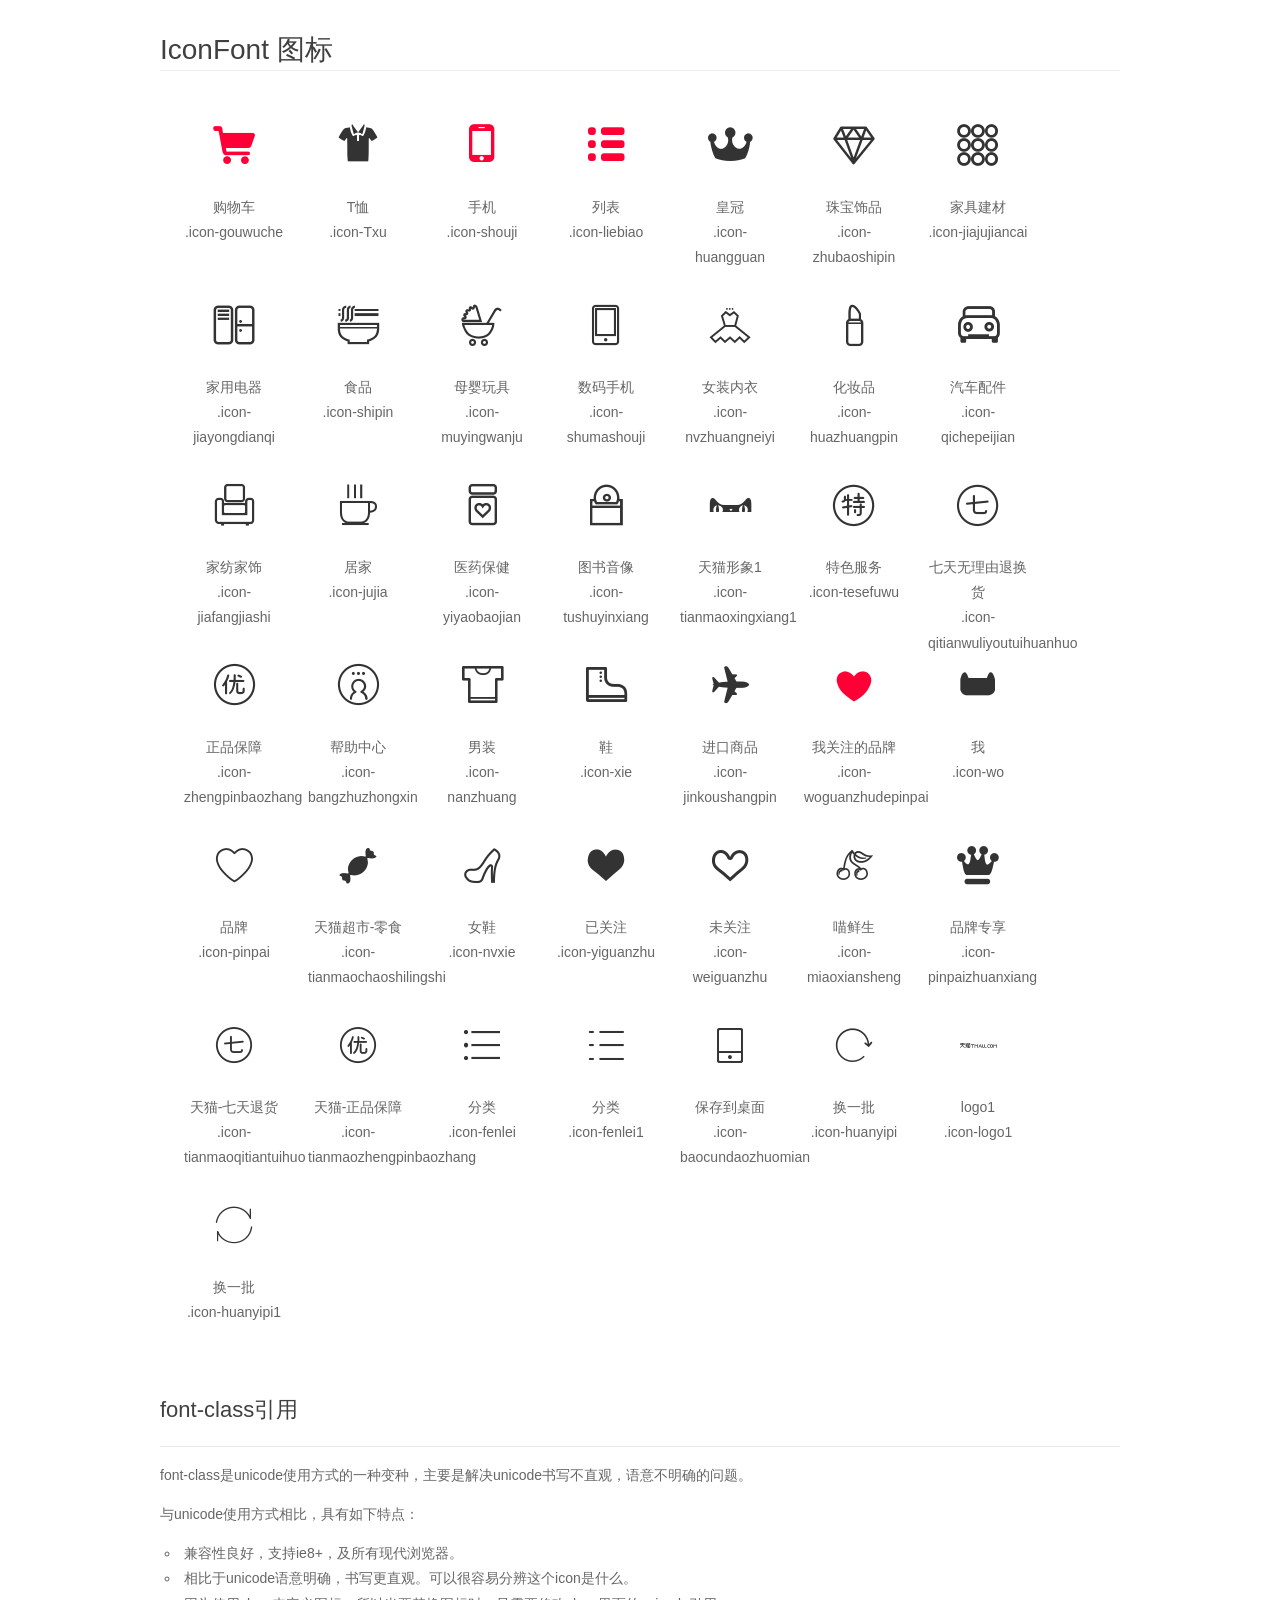
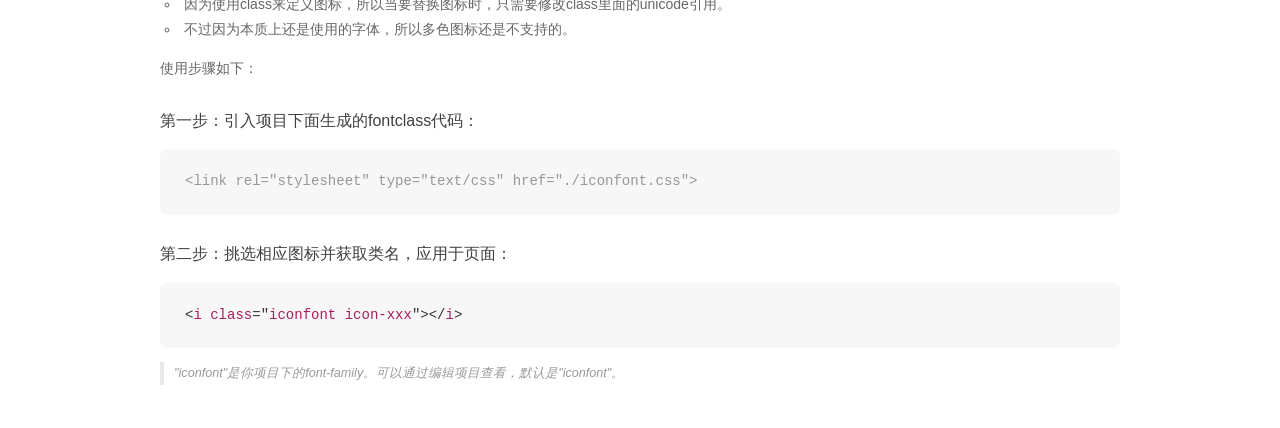
<file: iconfont/demo_fontclass.html>
<!DOCTYPE html>
<html>
<head>
    <meta charset="utf-8"/>
    <title>IconFont</title>
    <link rel="stylesheet" href="demo.css">
    <link rel="stylesheet" href="iconfont.css">
</head>
<body>
    <div class="main markdown">
        <h1>IconFont 图标</h1>
        <ul class="icon_lists clear">
            
                <li>
                <i class="icon iconfont icon-gouwuche"></i>
                    <div class="name">购物车</div>
                    <div class="fontclass">.icon-gouwuche</div>
                </li>
            
                <li>
                <i class="icon iconfont icon-Txu"></i>
                    <div class="name">T恤</div>
                    <div class="fontclass">.icon-Txu</div>
                </li>
            
                <li>
                <i class="icon iconfont icon-shouji"></i>
                    <div class="name">手机</div>
                    <div class="fontclass">.icon-shouji</div>
                </li>
            
                <li>
                <i class="icon iconfont icon-liebiao"></i>
                    <div class="name">列表</div>
                    <div class="fontclass">.icon-liebiao</div>
                </li>
            
                <li>
                <i class="icon iconfont icon-huangguan"></i>
                    <div class="name">皇冠</div>
                    <div class="fontclass">.icon-huangguan</div>
                </li>
            
                <li>
                <i class="icon iconfont icon-zhubaoshipin"></i>
                    <div class="name">珠宝饰品</div>
                    <div class="fontclass">.icon-zhubaoshipin</div>
                </li>
            
                <li>
                <i class="icon iconfont icon-jiajujiancai"></i>
                    <div class="name">家具建材</div>
                    <div class="fontclass">.icon-jiajujiancai</div>
                </li>
            
                <li>
                <i class="icon iconfont icon-jiayongdianqi"></i>
                    <div class="name">家用电器</div>
                    <div class="fontclass">.icon-jiayongdianqi</div>
                </li>
            
                <li>
                <i class="icon iconfont icon-shipin"></i>
                    <div class="name">食品</div>
                    <div class="fontclass">.icon-shipin</div>
                </li>
            
                <li>
                <i class="icon iconfont icon-muyingwanju"></i>
                    <div class="name">母婴玩具</div>
                    <div class="fontclass">.icon-muyingwanju</div>
                </li>
            
                <li>
                <i class="icon iconfont icon-shumashouji"></i>
                    <div class="name">数码手机</div>
                    <div class="fontclass">.icon-shumashouji</div>
                </li>
            
                <li>
                <i class="icon iconfont icon-nvzhuangneiyi"></i>
                    <div class="name">女装内衣</div>
                    <div class="fontclass">.icon-nvzhuangneiyi</div>
                </li>
            
                <li>
                <i class="icon iconfont icon-huazhuangpin"></i>
                    <div class="name">化妆品</div>
                    <div class="fontclass">.icon-huazhuangpin</div>
                </li>
            
                <li>
                <i class="icon iconfont icon-qichepeijian"></i>
                    <div class="name">汽车配件</div>
                    <div class="fontclass">.icon-qichepeijian</div>
                </li>
            
                <li>
                <i class="icon iconfont icon-jiafangjiashi"></i>
                    <div class="name">家纺家饰</div>
                    <div class="fontclass">.icon-jiafangjiashi</div>
                </li>
            
                <li>
                <i class="icon iconfont icon-jujia"></i>
                    <div class="name">居家</div>
                    <div class="fontclass">.icon-jujia</div>
                </li>
            
                <li>
                <i class="icon iconfont icon-yiyaobaojian"></i>
                    <div class="name">医药保健</div>
                    <div class="fontclass">.icon-yiyaobaojian</div>
                </li>
            
                <li>
                <i class="icon iconfont icon-tushuyinxiang"></i>
                    <div class="name">图书音像</div>
                    <div class="fontclass">.icon-tushuyinxiang</div>
                </li>
            
                <li>
                <i class="icon iconfont icon-tianmaoxingxiang1"></i>
                    <div class="name">天猫形象1</div>
                    <div class="fontclass">.icon-tianmaoxingxiang1</div>
                </li>
            
                <li>
                <i class="icon iconfont icon-tesefuwu"></i>
                    <div class="name">特色服务</div>
                    <div class="fontclass">.icon-tesefuwu</div>
                </li>
            
                <li>
                <i class="icon iconfont icon-qitianwuliyoutuihuanhuo"></i>
                    <div class="name">七天无理由退换货</div>
                    <div class="fontclass">.icon-qitianwuliyoutuihuanhuo</div>
                </li>
            
                <li>
                <i class="icon iconfont icon-zhengpinbaozhang"></i>
                    <div class="name">正品保障</div>
                    <div class="fontclass">.icon-zhengpinbaozhang</div>
                </li>
            
                <li>
                <i class="icon iconfont icon-bangzhuzhongxin"></i>
                    <div class="name">帮助中心</div>
                    <div class="fontclass">.icon-bangzhuzhongxin</div>
                </li>
            
                <li>
                <i class="icon iconfont icon-nanzhuang"></i>
                    <div class="name">男装</div>
                    <div class="fontclass">.icon-nanzhuang</div>
                </li>
            
                <li>
                <i class="icon iconfont icon-xie"></i>
                    <div class="name">鞋</div>
                    <div class="fontclass">.icon-xie</div>
                </li>
            
                <li>
                <i class="icon iconfont icon-jinkoushangpin"></i>
                    <div class="name">进口商品</div>
                    <div class="fontclass">.icon-jinkoushangpin</div>
                </li>
            
                <li>
                <i class="icon iconfont icon-woguanzhudepinpai"></i>
                    <div class="name">我关注的品牌</div>
                    <div class="fontclass">.icon-woguanzhudepinpai</div>
                </li>
            
                <li>
                <i class="icon iconfont icon-wo"></i>
                    <div class="name">我</div>
                    <div class="fontclass">.icon-wo</div>
                </li>
            
                <li>
                <i class="icon iconfont icon-pinpai"></i>
                    <div class="name">品牌</div>
                    <div class="fontclass">.icon-pinpai</div>
                </li>
            
                <li>
                <i class="icon iconfont icon-tianmaochaoshilingshi"></i>
                    <div class="name">天猫超市-零食</div>
                    <div class="fontclass">.icon-tianmaochaoshilingshi</div>
                </li>
            
                <li>
                <i class="icon iconfont icon-nvxie"></i>
                    <div class="name">女鞋</div>
                    <div class="fontclass">.icon-nvxie</div>
                </li>
            
                <li>
                <i class="icon iconfont icon-yiguanzhu"></i>
                    <div class="name">已关注</div>
                    <div class="fontclass">.icon-yiguanzhu</div>
                </li>
            
                <li>
                <i class="icon iconfont icon-weiguanzhu"></i>
                    <div class="name">未关注</div>
                    <div class="fontclass">.icon-weiguanzhu</div>
                </li>
            
                <li>
                <i class="icon iconfont icon-miaoxiansheng"></i>
                    <div class="name">喵鲜生</div>
                    <div class="fontclass">.icon-miaoxiansheng</div>
                </li>
            
                <li>
                <i class="icon iconfont icon-pinpaizhuanxiang"></i>
                    <div class="name">品牌专享</div>
                    <div class="fontclass">.icon-pinpaizhuanxiang</div>
                </li>
            
                <li>
                <i class="icon iconfont icon-tianmaoqitiantuihuo"></i>
                    <div class="name">天猫-七天退货</div>
                    <div class="fontclass">.icon-tianmaoqitiantuihuo</div>
                </li>
            
                <li>
                <i class="icon iconfont icon-tianmaozhengpinbaozhang"></i>
                    <div class="name">天猫-正品保障</div>
                    <div class="fontclass">.icon-tianmaozhengpinbaozhang</div>
                </li>
            
                <li>
                <i class="icon iconfont icon-fenlei"></i>
                    <div class="name">分类</div>
                    <div class="fontclass">.icon-fenlei</div>
                </li>
            
                <li>
                <i class="icon iconfont icon-fenlei1"></i>
                    <div class="name">分类</div>
                    <div class="fontclass">.icon-fenlei1</div>
                </li>
            
                <li>
                <i class="icon iconfont icon-baocundaozhuomian"></i>
                    <div class="name">保存到桌面</div>
                    <div class="fontclass">.icon-baocundaozhuomian</div>
                </li>
            
                <li>
                <i class="icon iconfont icon-huanyipi"></i>
                    <div class="name">换一批</div>
                    <div class="fontclass">.icon-huanyipi</div>
                </li>
            
                <li>
                <i class="icon iconfont icon-logo1"></i>
                    <div class="name">logo1</div>
                    <div class="fontclass">.icon-logo1</div>
                </li>
            
                <li>
                <i class="icon iconfont icon-huanyipi1"></i>
                    <div class="name">换一批</div>
                    <div class="fontclass">.icon-huanyipi1</div>
                </li>
            
        </ul>

        <h2 id="font-class-">font-class引用</h2>
        <hr>

        <p>font-class是unicode使用方式的一种变种，主要是解决unicode书写不直观，语意不明确的问题。</p>
        <p>与unicode使用方式相比，具有如下特点：</p>
        <ul>
        <li>兼容性良好，支持ie8+，及所有现代浏览器。</li>
        <li>相比于unicode语意明确，书写更直观。可以很容易分辨这个icon是什么。</li>
        <li>因为使用class来定义图标，所以当要替换图标时，只需要修改class里面的unicode引用。</li>
        <li>不过因为本质上还是使用的字体，所以多色图标还是不支持的。</li>
        </ul>
        <p>使用步骤如下：</p>
        <h3 id="-fontclass-">第一步：引入项目下面生成的fontclass代码：</h3>


        <pre><code class="lang-js hljs javascript"><span class="hljs-comment">&lt;link rel="stylesheet" type="text/css" href="./iconfont.css"&gt;</span></code></pre>
        <h3 id="-">第二步：挑选相应图标并获取类名，应用于页面：</h3>
        <pre><code class="lang-css hljs">&lt;<span class="hljs-selector-tag">i</span> <span class="hljs-selector-tag">class</span>="<span class="hljs-selector-tag">iconfont</span> <span class="hljs-selector-tag">icon-xxx</span>"&gt;&lt;/<span class="hljs-selector-tag">i</span>&gt;</code></pre>
        <blockquote>
        <p>"iconfont"是你项目下的font-family。可以通过编辑项目查看，默认是"iconfont"。</p>
        </blockquote>
    </div>
</body>
</html>
</file>
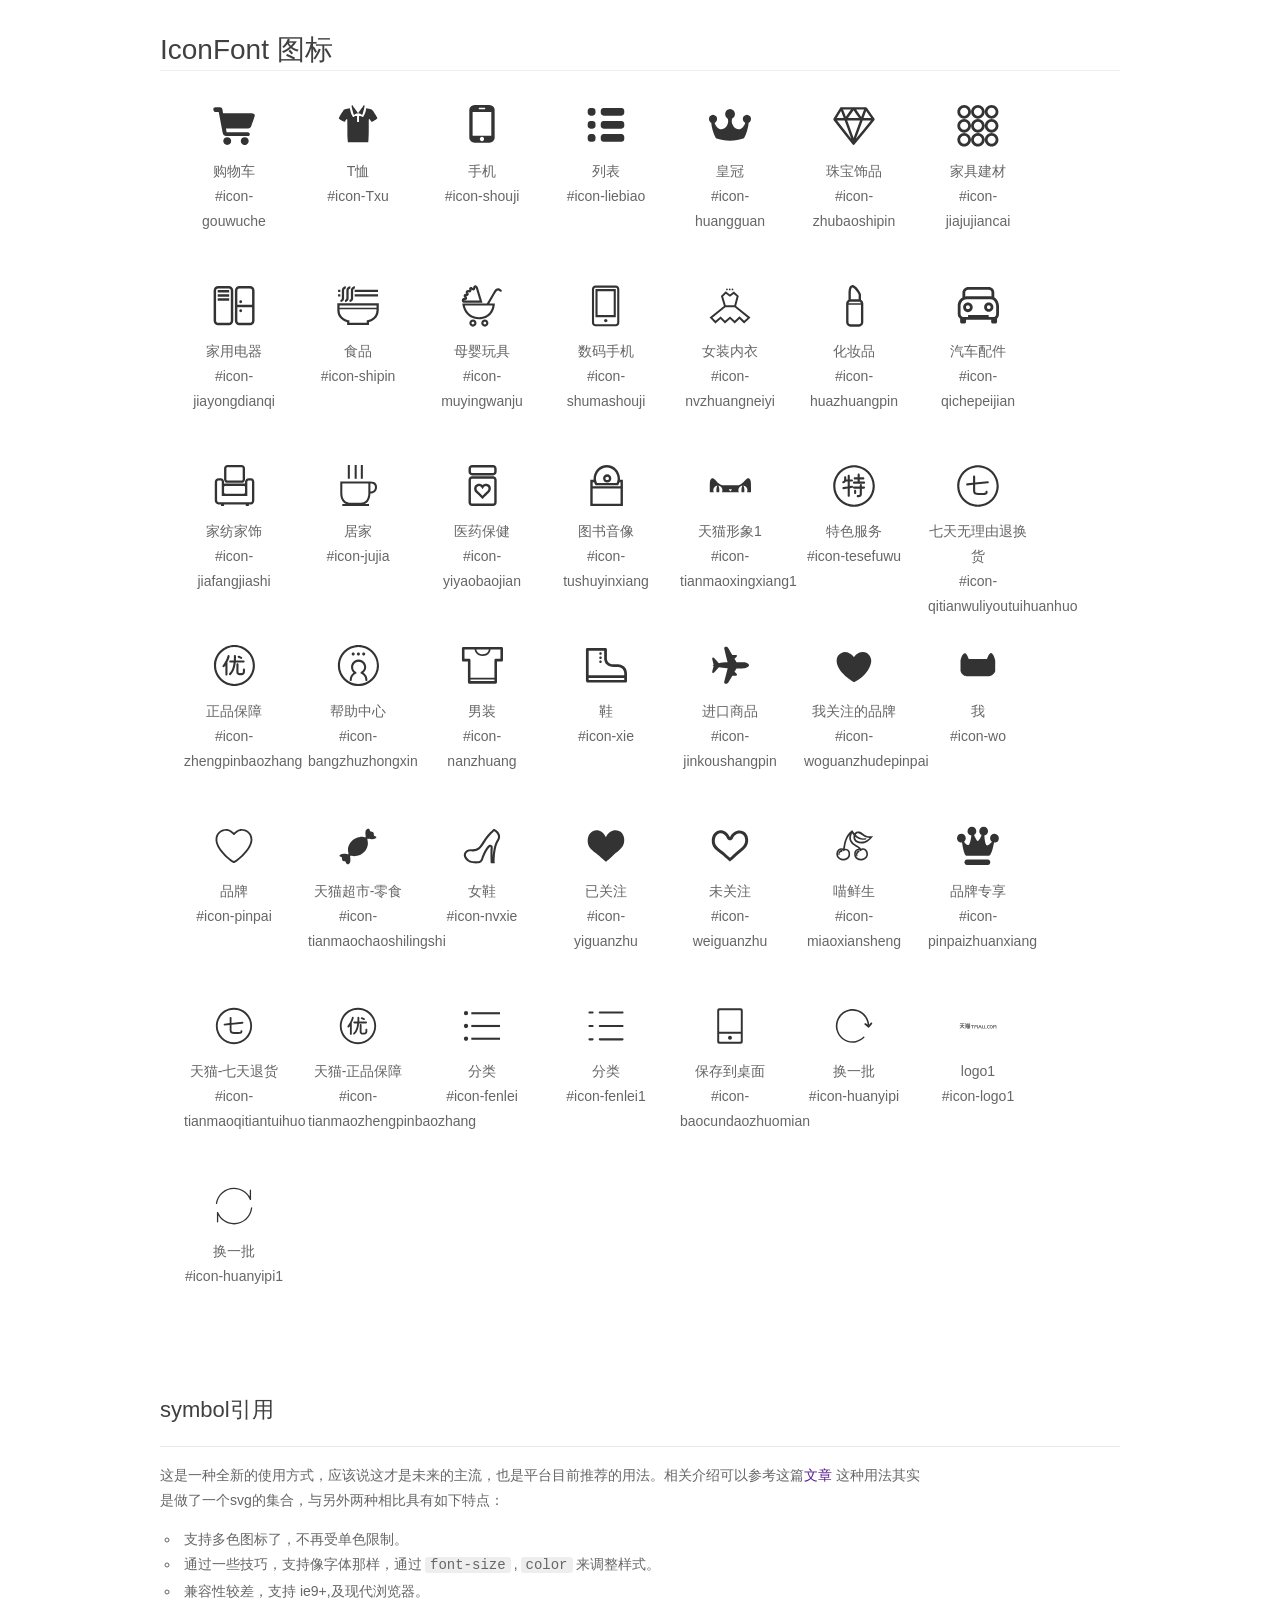
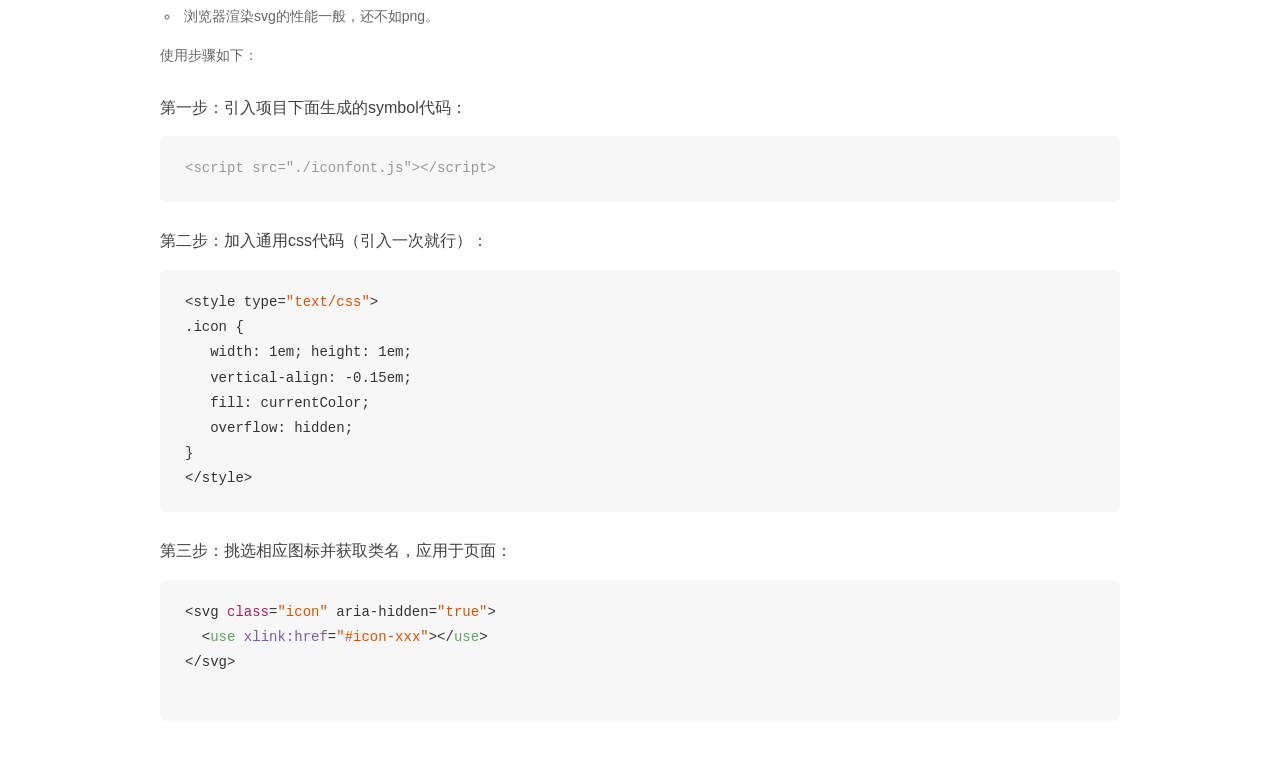
<file: iconfont/demo_symbol.html>
<!DOCTYPE html>
<html>
<head>
    <meta charset="utf-8"/>
    <title>IconFont</title>
    <link rel="stylesheet" href="demo.css">
    <script src="iconfont.js"></script>

    <style type="text/css">
        .icon {
          /* 通过设置 font-size 来改变图标大小 */
          width: 1em; height: 1em;
          /* 图标和文字相邻时，垂直对齐 */
          vertical-align: -0.15em;
          /* 通过设置 color 来改变 SVG 的颜色/fill */
          fill: currentColor;
          /* path 和 stroke 溢出 viewBox 部分在 IE 下会显示
             normalize.css 中也包含这行 */
          overflow: hidden;
        }

    </style>
</head>
<body>
    <div class="main markdown">
        <h1>IconFont 图标</h1>
        <ul class="icon_lists clear">
            
                <li>
                    <svg class="icon" aria-hidden="true">
                        <use xlink:href="#icon-gouwuche"></use>
                    </svg>
                    <div class="name">购物车</div>
                    <div class="fontclass">#icon-gouwuche</div>
                </li>
            
                <li>
                    <svg class="icon" aria-hidden="true">
                        <use xlink:href="#icon-Txu"></use>
                    </svg>
                    <div class="name">T恤</div>
                    <div class="fontclass">#icon-Txu</div>
                </li>
            
                <li>
                    <svg class="icon" aria-hidden="true">
                        <use xlink:href="#icon-shouji"></use>
                    </svg>
                    <div class="name">手机</div>
                    <div class="fontclass">#icon-shouji</div>
                </li>
            
                <li>
                    <svg class="icon" aria-hidden="true">
                        <use xlink:href="#icon-liebiao"></use>
                    </svg>
                    <div class="name">列表</div>
                    <div class="fontclass">#icon-liebiao</div>
                </li>
            
                <li>
                    <svg class="icon" aria-hidden="true">
                        <use xlink:href="#icon-huangguan"></use>
                    </svg>
                    <div class="name">皇冠</div>
                    <div class="fontclass">#icon-huangguan</div>
                </li>
            
                <li>
                    <svg class="icon" aria-hidden="true">
                        <use xlink:href="#icon-zhubaoshipin"></use>
                    </svg>
                    <div class="name">珠宝饰品</div>
                    <div class="fontclass">#icon-zhubaoshipin</div>
                </li>
            
                <li>
                    <svg class="icon" aria-hidden="true">
                        <use xlink:href="#icon-jiajujiancai"></use>
                    </svg>
                    <div class="name">家具建材</div>
                    <div class="fontclass">#icon-jiajujiancai</div>
                </li>
            
                <li>
                    <svg class="icon" aria-hidden="true">
                        <use xlink:href="#icon-jiayongdianqi"></use>
                    </svg>
                    <div class="name">家用电器</div>
                    <div class="fontclass">#icon-jiayongdianqi</div>
                </li>
            
                <li>
                    <svg class="icon" aria-hidden="true">
                        <use xlink:href="#icon-shipin"></use>
                    </svg>
                    <div class="name">食品</div>
                    <div class="fontclass">#icon-shipin</div>
                </li>
            
                <li>
                    <svg class="icon" aria-hidden="true">
                        <use xlink:href="#icon-muyingwanju"></use>
                    </svg>
                    <div class="name">母婴玩具</div>
                    <div class="fontclass">#icon-muyingwanju</div>
                </li>
            
                <li>
                    <svg class="icon" aria-hidden="true">
                        <use xlink:href="#icon-shumashouji"></use>
                    </svg>
                    <div class="name">数码手机</div>
                    <div class="fontclass">#icon-shumashouji</div>
                </li>
            
                <li>
                    <svg class="icon" aria-hidden="true">
                        <use xlink:href="#icon-nvzhuangneiyi"></use>
                    </svg>
                    <div class="name">女装内衣</div>
                    <div class="fontclass">#icon-nvzhuangneiyi</div>
                </li>
            
                <li>
                    <svg class="icon" aria-hidden="true">
                        <use xlink:href="#icon-huazhuangpin"></use>
                    </svg>
                    <div class="name">化妆品</div>
                    <div class="fontclass">#icon-huazhuangpin</div>
                </li>
            
                <li>
                    <svg class="icon" aria-hidden="true">
                        <use xlink:href="#icon-qichepeijian"></use>
                    </svg>
                    <div class="name">汽车配件</div>
                    <div class="fontclass">#icon-qichepeijian</div>
                </li>
            
                <li>
                    <svg class="icon" aria-hidden="true">
                        <use xlink:href="#icon-jiafangjiashi"></use>
                    </svg>
                    <div class="name">家纺家饰</div>
                    <div class="fontclass">#icon-jiafangjiashi</div>
                </li>
            
                <li>
                    <svg class="icon" aria-hidden="true">
                        <use xlink:href="#icon-jujia"></use>
                    </svg>
                    <div class="name">居家</div>
                    <div class="fontclass">#icon-jujia</div>
                </li>
            
                <li>
                    <svg class="icon" aria-hidden="true">
                        <use xlink:href="#icon-yiyaobaojian"></use>
                    </svg>
                    <div class="name">医药保健</div>
                    <div class="fontclass">#icon-yiyaobaojian</div>
                </li>
            
                <li>
                    <svg class="icon" aria-hidden="true">
                        <use xlink:href="#icon-tushuyinxiang"></use>
                    </svg>
                    <div class="name">图书音像</div>
                    <div class="fontclass">#icon-tushuyinxiang</div>
                </li>
            
                <li>
                    <svg class="icon" aria-hidden="true">
                        <use xlink:href="#icon-tianmaoxingxiang1"></use>
                    </svg>
                    <div class="name">天猫形象1</div>
                    <div class="fontclass">#icon-tianmaoxingxiang1</div>
                </li>
            
                <li>
                    <svg class="icon" aria-hidden="true">
                        <use xlink:href="#icon-tesefuwu"></use>
                    </svg>
                    <div class="name">特色服务</div>
                    <div class="fontclass">#icon-tesefuwu</div>
                </li>
            
                <li>
                    <svg class="icon" aria-hidden="true">
                        <use xlink:href="#icon-qitianwuliyoutuihuanhuo"></use>
                    </svg>
                    <div class="name">七天无理由退换货</div>
                    <div class="fontclass">#icon-qitianwuliyoutuihuanhuo</div>
                </li>
            
                <li>
                    <svg class="icon" aria-hidden="true">
                        <use xlink:href="#icon-zhengpinbaozhang"></use>
                    </svg>
                    <div class="name">正品保障</div>
                    <div class="fontclass">#icon-zhengpinbaozhang</div>
                </li>
            
                <li>
                    <svg class="icon" aria-hidden="true">
                        <use xlink:href="#icon-bangzhuzhongxin"></use>
                    </svg>
                    <div class="name">帮助中心</div>
                    <div class="fontclass">#icon-bangzhuzhongxin</div>
                </li>
            
                <li>
                    <svg class="icon" aria-hidden="true">
                        <use xlink:href="#icon-nanzhuang"></use>
                    </svg>
                    <div class="name">男装</div>
                    <div class="fontclass">#icon-nanzhuang</div>
                </li>
            
                <li>
                    <svg class="icon" aria-hidden="true">
                        <use xlink:href="#icon-xie"></use>
                    </svg>
                    <div class="name">鞋</div>
                    <div class="fontclass">#icon-xie</div>
                </li>
            
                <li>
                    <svg class="icon" aria-hidden="true">
                        <use xlink:href="#icon-jinkoushangpin"></use>
                    </svg>
                    <div class="name">进口商品</div>
                    <div class="fontclass">#icon-jinkoushangpin</div>
                </li>
            
                <li>
                    <svg class="icon" aria-hidden="true">
                        <use xlink:href="#icon-woguanzhudepinpai"></use>
                    </svg>
                    <div class="name">我关注的品牌</div>
                    <div class="fontclass">#icon-woguanzhudepinpai</div>
                </li>
            
                <li>
                    <svg class="icon" aria-hidden="true">
                        <use xlink:href="#icon-wo"></use>
                    </svg>
                    <div class="name">我</div>
                    <div class="fontclass">#icon-wo</div>
                </li>
            
                <li>
                    <svg class="icon" aria-hidden="true">
                        <use xlink:href="#icon-pinpai"></use>
                    </svg>
                    <div class="name">品牌</div>
                    <div class="fontclass">#icon-pinpai</div>
                </li>
            
                <li>
                    <svg class="icon" aria-hidden="true">
                        <use xlink:href="#icon-tianmaochaoshilingshi"></use>
                    </svg>
                    <div class="name">天猫超市-零食</div>
                    <div class="fontclass">#icon-tianmaochaoshilingshi</div>
                </li>
            
                <li>
                    <svg class="icon" aria-hidden="true">
                        <use xlink:href="#icon-nvxie"></use>
                    </svg>
                    <div class="name">女鞋</div>
                    <div class="fontclass">#icon-nvxie</div>
                </li>
            
                <li>
                    <svg class="icon" aria-hidden="true">
                        <use xlink:href="#icon-yiguanzhu"></use>
                    </svg>
                    <div class="name">已关注</div>
                    <div class="fontclass">#icon-yiguanzhu</div>
                </li>
            
                <li>
                    <svg class="icon" aria-hidden="true">
                        <use xlink:href="#icon-weiguanzhu"></use>
                    </svg>
                    <div class="name">未关注</div>
                    <div class="fontclass">#icon-weiguanzhu</div>
                </li>
            
                <li>
                    <svg class="icon" aria-hidden="true">
                        <use xlink:href="#icon-miaoxiansheng"></use>
                    </svg>
                    <div class="name">喵鲜生</div>
                    <div class="fontclass">#icon-miaoxiansheng</div>
                </li>
            
                <li>
                    <svg class="icon" aria-hidden="true">
                        <use xlink:href="#icon-pinpaizhuanxiang"></use>
                    </svg>
                    <div class="name">品牌专享</div>
                    <div class="fontclass">#icon-pinpaizhuanxiang</div>
                </li>
            
                <li>
                    <svg class="icon" aria-hidden="true">
                        <use xlink:href="#icon-tianmaoqitiantuihuo"></use>
                    </svg>
                    <div class="name">天猫-七天退货</div>
                    <div class="fontclass">#icon-tianmaoqitiantuihuo</div>
                </li>
            
                <li>
                    <svg class="icon" aria-hidden="true">
                        <use xlink:href="#icon-tianmaozhengpinbaozhang"></use>
                    </svg>
                    <div class="name">天猫-正品保障</div>
                    <div class="fontclass">#icon-tianmaozhengpinbaozhang</div>
                </li>
            
                <li>
                    <svg class="icon" aria-hidden="true">
                        <use xlink:href="#icon-fenlei"></use>
                    </svg>
                    <div class="name">分类</div>
                    <div class="fontclass">#icon-fenlei</div>
                </li>
            
                <li>
                    <svg class="icon" aria-hidden="true">
                        <use xlink:href="#icon-fenlei1"></use>
                    </svg>
                    <div class="name">分类</div>
                    <div class="fontclass">#icon-fenlei1</div>
                </li>
            
                <li>
                    <svg class="icon" aria-hidden="true">
                        <use xlink:href="#icon-baocundaozhuomian"></use>
                    </svg>
                    <div class="name">保存到桌面</div>
                    <div class="fontclass">#icon-baocundaozhuomian</div>
                </li>
            
                <li>
                    <svg class="icon" aria-hidden="true">
                        <use xlink:href="#icon-huanyipi"></use>
                    </svg>
                    <div class="name">换一批</div>
                    <div class="fontclass">#icon-huanyipi</div>
                </li>
            
                <li>
                    <svg class="icon" aria-hidden="true">
                        <use xlink:href="#icon-logo1"></use>
                    </svg>
                    <div class="name">logo1</div>
                    <div class="fontclass">#icon-logo1</div>
                </li>
            
                <li>
                    <svg class="icon" aria-hidden="true">
                        <use xlink:href="#icon-huanyipi1"></use>
                    </svg>
                    <div class="name">换一批</div>
                    <div class="fontclass">#icon-huanyipi1</div>
                </li>
            
        </ul>


        <h2 id="symbol-">symbol引用</h2>
        <hr>

        <p>这是一种全新的使用方式，应该说这才是未来的主流，也是平台目前推荐的用法。相关介绍可以参考这篇<a href="">文章</a>
        这种用法其实是做了一个svg的集合，与另外两种相比具有如下特点：</p>
        <ul>
          <li>支持多色图标了，不再受单色限制。</li>
          <li>通过一些技巧，支持像字体那样，通过<code>font-size</code>,<code>color</code>来调整样式。</li>
          <li>兼容性较差，支持 ie9+,及现代浏览器。</li>
          <li>浏览器渲染svg的性能一般，还不如png。</li>
        </ul>
        <p>使用步骤如下：</p>
        <h3 id="-symbol-">第一步：引入项目下面生成的symbol代码：</h3>
        <pre><code class="lang-js hljs javascript"><span class="hljs-comment">&lt;script src="./iconfont.js"&gt;&lt;/script&gt;</span></code></pre>
        <h3 id="-css-">第二步：加入通用css代码（引入一次就行）：</h3>
        <pre><code class="lang-js hljs javascript">&lt;style type=<span class="hljs-string">"text/css"</span>&gt;
.icon {
   width: <span class="hljs-number">1</span>em; height: <span class="hljs-number">1</span>em;
   vertical-align: <span class="hljs-number">-0.15</span>em;
   fill: currentColor;
   overflow: hidden;
}
&lt;<span class="hljs-regexp">/style&gt;</span></code></pre>
        <h3 id="-">第三步：挑选相应图标并获取类名，应用于页面：</h3>
        <pre><code class="lang-js hljs javascript">&lt;svg <span class="hljs-class"><span class="hljs-keyword">class</span></span>=<span class="hljs-string">"icon"</span> aria-hidden=<span class="hljs-string">"true"</span>&gt;<span class="xml"><span class="hljs-tag">
  &lt;<span class="hljs-name">use</span> <span class="hljs-attr">xlink:href</span>=<span class="hljs-string">"#icon-xxx"</span>&gt;</span><span class="hljs-tag">&lt;/<span class="hljs-name">use</span>&gt;</span>
</span>&lt;<span class="hljs-regexp">/svg&gt;
        </span></code></pre>
    </div>
</body>
</html>
</file>
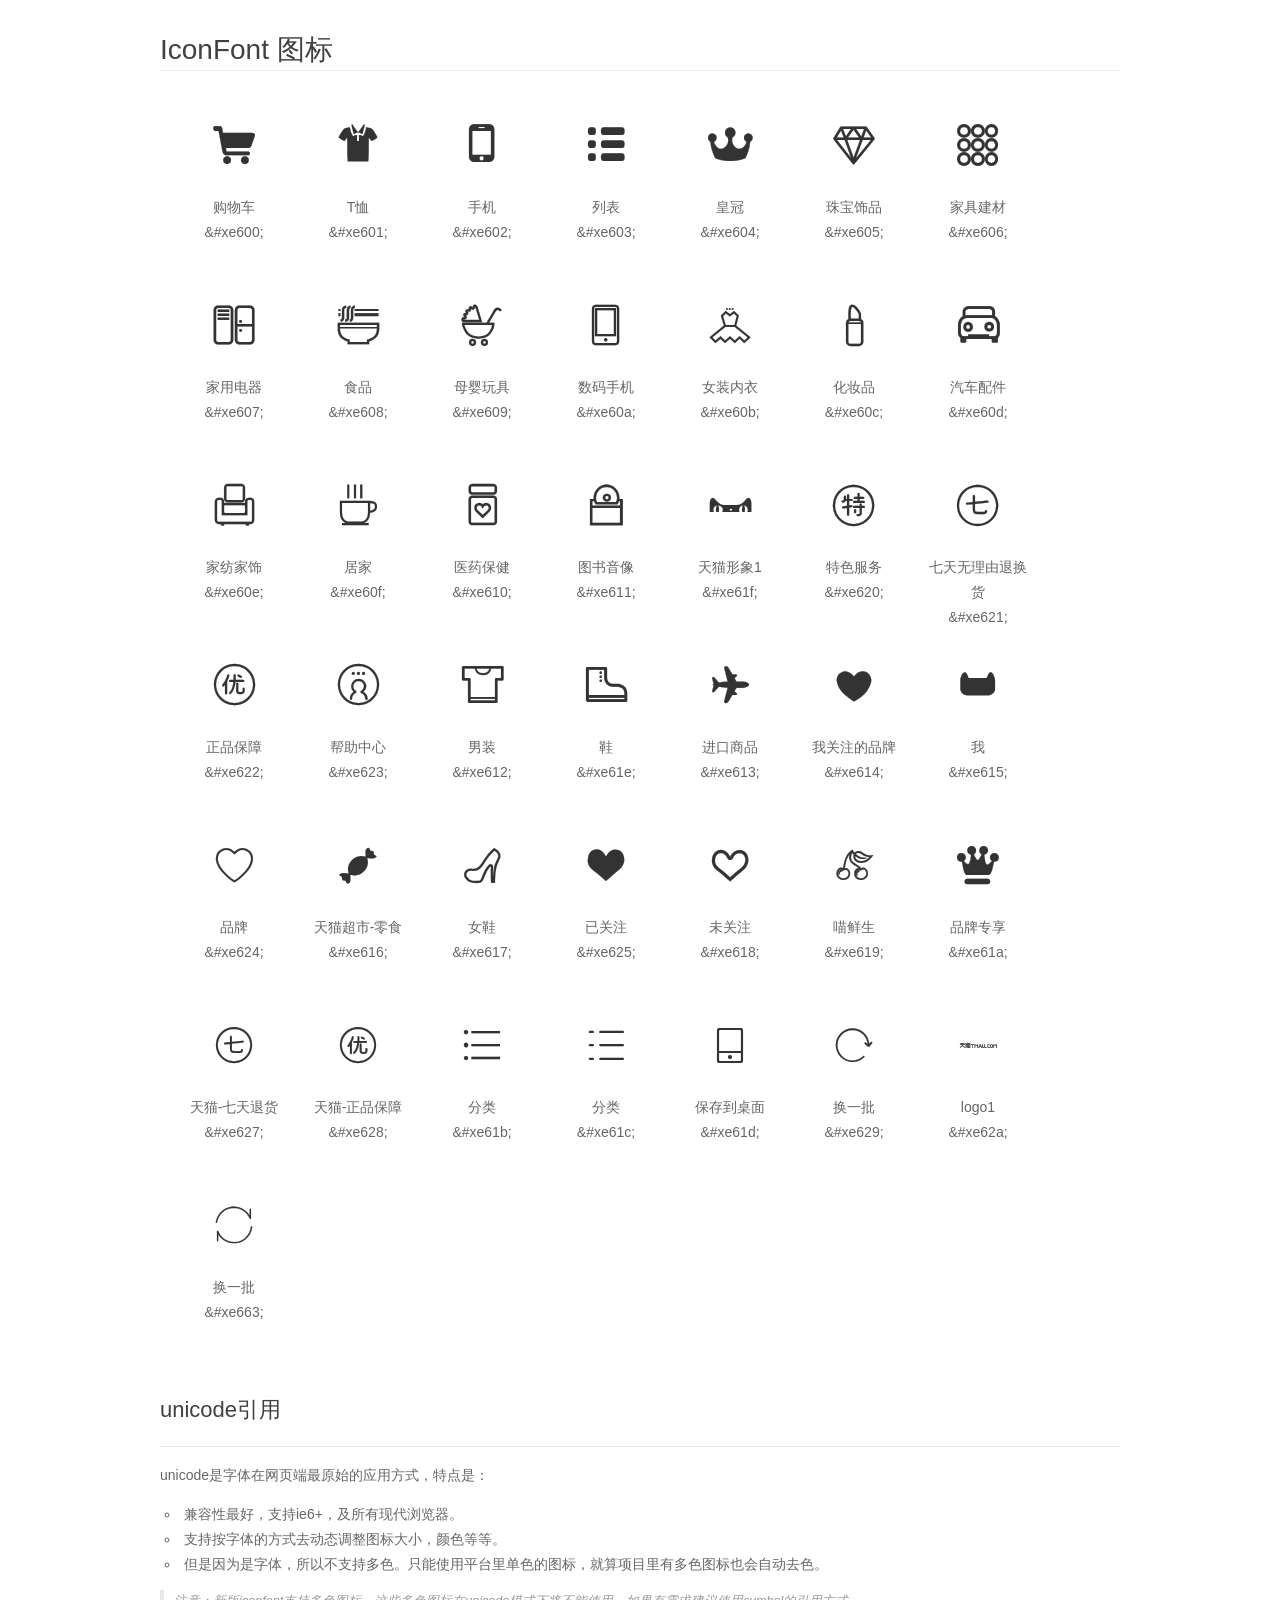
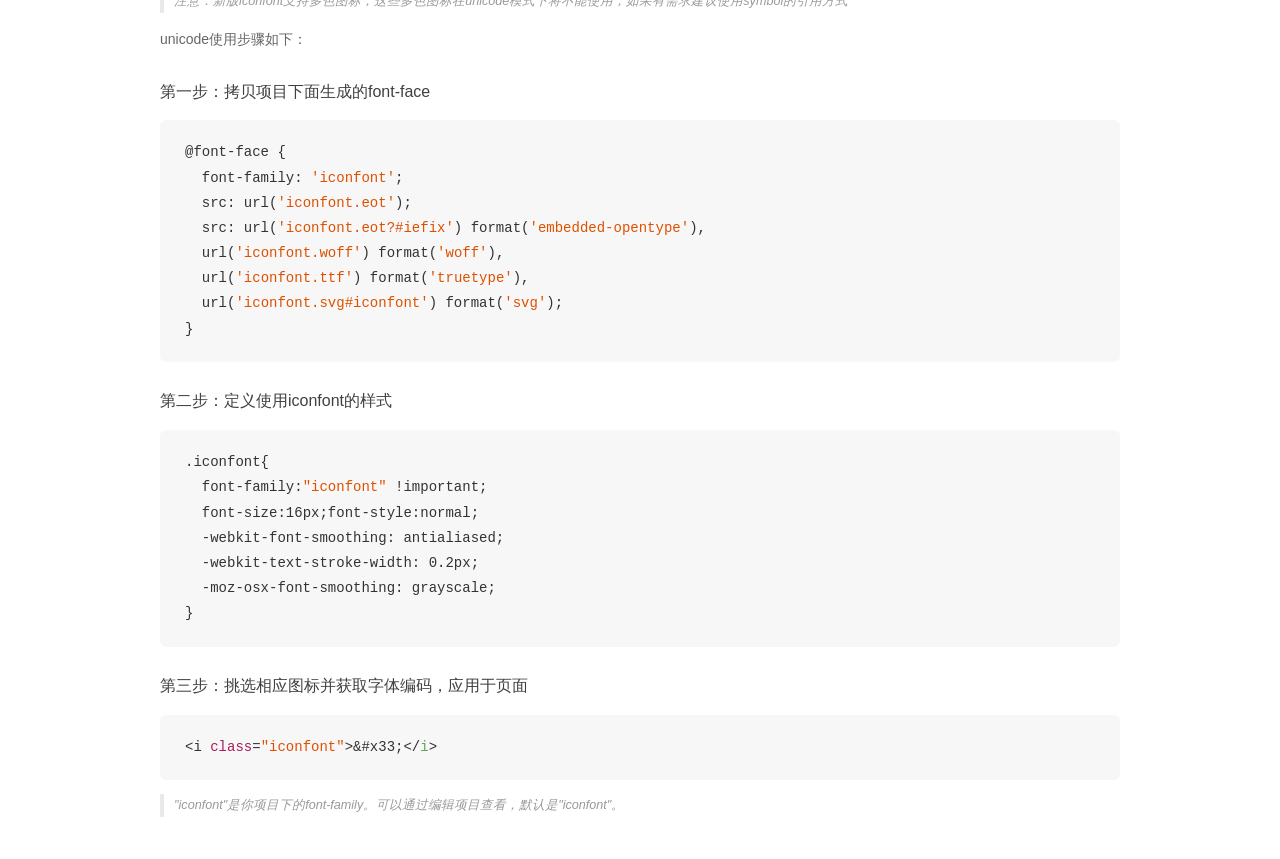
<file: iconfont/demo_unicode.html>
<!DOCTYPE html>
<html>
<head>
    <meta charset="utf-8"/>
    <title>IconFont</title>
    <link rel="stylesheet" href="demo.css">

    <style type="text/css">

        @font-face {font-family: "iconfont";
          src: url('iconfont.eot'); /* IE9*/
          src: url('iconfont.eot#iefix') format('embedded-opentype'), /* IE6-IE8 */
          url('iconfont.woff') format('woff'), /* chrome, firefox */
          url('iconfont.ttf') format('truetype'), /* chrome, firefox, opera, Safari, Android, iOS 4.2+*/
          url('iconfont.svg#iconfont') format('svg'); /* iOS 4.1- */
        }

        .iconfont {
          font-family:"iconfont" !important;
          font-size:16px;
          font-style:normal;
          -webkit-font-smoothing: antialiased;
          -webkit-text-stroke-width: 0.2px;
          -moz-osx-font-smoothing: grayscale;
        }

    </style>
</head>
<body>
    <div class="main markdown">
        <h1>IconFont 图标</h1>
        <ul class="icon_lists clear">
            
                <li>
                <i class="icon iconfont">&#xe600;</i>
                    <div class="name">购物车</div>
                    <div class="code">&amp;#xe600;</div>
                </li>
            
                <li>
                <i class="icon iconfont">&#xe601;</i>
                    <div class="name">T恤</div>
                    <div class="code">&amp;#xe601;</div>
                </li>
            
                <li>
                <i class="icon iconfont">&#xe602;</i>
                    <div class="name">手机</div>
                    <div class="code">&amp;#xe602;</div>
                </li>
            
                <li>
                <i class="icon iconfont">&#xe603;</i>
                    <div class="name">列表</div>
                    <div class="code">&amp;#xe603;</div>
                </li>
            
                <li>
                <i class="icon iconfont">&#xe604;</i>
                    <div class="name">皇冠</div>
                    <div class="code">&amp;#xe604;</div>
                </li>
            
                <li>
                <i class="icon iconfont">&#xe605;</i>
                    <div class="name">珠宝饰品</div>
                    <div class="code">&amp;#xe605;</div>
                </li>
            
                <li>
                <i class="icon iconfont">&#xe606;</i>
                    <div class="name">家具建材</div>
                    <div class="code">&amp;#xe606;</div>
                </li>
            
                <li>
                <i class="icon iconfont">&#xe607;</i>
                    <div class="name">家用电器</div>
                    <div class="code">&amp;#xe607;</div>
                </li>
            
                <li>
                <i class="icon iconfont">&#xe608;</i>
                    <div class="name">食品</div>
                    <div class="code">&amp;#xe608;</div>
                </li>
            
                <li>
                <i class="icon iconfont">&#xe609;</i>
                    <div class="name">母婴玩具</div>
                    <div class="code">&amp;#xe609;</div>
                </li>
            
                <li>
                <i class="icon iconfont">&#xe60a;</i>
                    <div class="name">数码手机</div>
                    <div class="code">&amp;#xe60a;</div>
                </li>
            
                <li>
                <i class="icon iconfont">&#xe60b;</i>
                    <div class="name">女装内衣</div>
                    <div class="code">&amp;#xe60b;</div>
                </li>
            
                <li>
                <i class="icon iconfont">&#xe60c;</i>
                    <div class="name">化妆品</div>
                    <div class="code">&amp;#xe60c;</div>
                </li>
            
                <li>
                <i class="icon iconfont">&#xe60d;</i>
                    <div class="name">汽车配件</div>
                    <div class="code">&amp;#xe60d;</div>
                </li>
            
                <li>
                <i class="icon iconfont">&#xe60e;</i>
                    <div class="name">家纺家饰</div>
                    <div class="code">&amp;#xe60e;</div>
                </li>
            
                <li>
                <i class="icon iconfont">&#xe60f;</i>
                    <div class="name">居家</div>
                    <div class="code">&amp;#xe60f;</div>
                </li>
            
                <li>
                <i class="icon iconfont">&#xe610;</i>
                    <div class="name">医药保健</div>
                    <div class="code">&amp;#xe610;</div>
                </li>
            
                <li>
                <i class="icon iconfont">&#xe611;</i>
                    <div class="name">图书音像</div>
                    <div class="code">&amp;#xe611;</div>
                </li>
            
                <li>
                <i class="icon iconfont">&#xe61f;</i>
                    <div class="name">天猫形象1</div>
                    <div class="code">&amp;#xe61f;</div>
                </li>
            
                <li>
                <i class="icon iconfont">&#xe620;</i>
                    <div class="name">特色服务</div>
                    <div class="code">&amp;#xe620;</div>
                </li>
            
                <li>
                <i class="icon iconfont">&#xe621;</i>
                    <div class="name">七天无理由退换货</div>
                    <div class="code">&amp;#xe621;</div>
                </li>
            
                <li>
                <i class="icon iconfont">&#xe622;</i>
                    <div class="name">正品保障</div>
                    <div class="code">&amp;#xe622;</div>
                </li>
            
                <li>
                <i class="icon iconfont">&#xe623;</i>
                    <div class="name">帮助中心</div>
                    <div class="code">&amp;#xe623;</div>
                </li>
            
                <li>
                <i class="icon iconfont">&#xe612;</i>
                    <div class="name">男装</div>
                    <div class="code">&amp;#xe612;</div>
                </li>
            
                <li>
                <i class="icon iconfont">&#xe61e;</i>
                    <div class="name">鞋</div>
                    <div class="code">&amp;#xe61e;</div>
                </li>
            
                <li>
                <i class="icon iconfont">&#xe613;</i>
                    <div class="name">进口商品</div>
                    <div class="code">&amp;#xe613;</div>
                </li>
            
                <li>
                <i class="icon iconfont">&#xe614;</i>
                    <div class="name">我关注的品牌</div>
                    <div class="code">&amp;#xe614;</div>
                </li>
            
                <li>
                <i class="icon iconfont">&#xe615;</i>
                    <div class="name">我</div>
                    <div class="code">&amp;#xe615;</div>
                </li>
            
                <li>
                <i class="icon iconfont">&#xe624;</i>
                    <div class="name">品牌</div>
                    <div class="code">&amp;#xe624;</div>
                </li>
            
                <li>
                <i class="icon iconfont">&#xe616;</i>
                    <div class="name">天猫超市-零食</div>
                    <div class="code">&amp;#xe616;</div>
                </li>
            
                <li>
                <i class="icon iconfont">&#xe617;</i>
                    <div class="name">女鞋</div>
                    <div class="code">&amp;#xe617;</div>
                </li>
            
                <li>
                <i class="icon iconfont">&#xe625;</i>
                    <div class="name">已关注</div>
                    <div class="code">&amp;#xe625;</div>
                </li>
            
                <li>
                <i class="icon iconfont">&#xe618;</i>
                    <div class="name">未关注</div>
                    <div class="code">&amp;#xe618;</div>
                </li>
            
                <li>
                <i class="icon iconfont">&#xe619;</i>
                    <div class="name">喵鲜生</div>
                    <div class="code">&amp;#xe619;</div>
                </li>
            
                <li>
                <i class="icon iconfont">&#xe61a;</i>
                    <div class="name">品牌专享</div>
                    <div class="code">&amp;#xe61a;</div>
                </li>
            
                <li>
                <i class="icon iconfont">&#xe627;</i>
                    <div class="name">天猫-七天退货</div>
                    <div class="code">&amp;#xe627;</div>
                </li>
            
                <li>
                <i class="icon iconfont">&#xe628;</i>
                    <div class="name">天猫-正品保障</div>
                    <div class="code">&amp;#xe628;</div>
                </li>
            
                <li>
                <i class="icon iconfont">&#xe61b;</i>
                    <div class="name">分类</div>
                    <div class="code">&amp;#xe61b;</div>
                </li>
            
                <li>
                <i class="icon iconfont">&#xe61c;</i>
                    <div class="name">分类</div>
                    <div class="code">&amp;#xe61c;</div>
                </li>
            
                <li>
                <i class="icon iconfont">&#xe61d;</i>
                    <div class="name">保存到桌面</div>
                    <div class="code">&amp;#xe61d;</div>
                </li>
            
                <li>
                <i class="icon iconfont">&#xe629;</i>
                    <div class="name">换一批</div>
                    <div class="code">&amp;#xe629;</div>
                </li>
            
                <li>
                <i class="icon iconfont">&#xe62a;</i>
                    <div class="name">logo1</div>
                    <div class="code">&amp;#xe62a;</div>
                </li>
            
                <li>
                <i class="icon iconfont">&#xe663;</i>
                    <div class="name">换一批</div>
                    <div class="code">&amp;#xe663;</div>
                </li>
            
        </ul>
        <h2 id="unicode-">unicode引用</h2>
        <hr>

        <p>unicode是字体在网页端最原始的应用方式，特点是：</p>
        <ul>
        <li>兼容性最好，支持ie6+，及所有现代浏览器。</li>
        <li>支持按字体的方式去动态调整图标大小，颜色等等。</li>
        <li>但是因为是字体，所以不支持多色。只能使用平台里单色的图标，就算项目里有多色图标也会自动去色。</li>
        </ul>
        <blockquote>
        <p>注意：新版iconfont支持多色图标，这些多色图标在unicode模式下将不能使用，如果有需求建议使用symbol的引用方式</p>
        </blockquote>
        <p>unicode使用步骤如下：</p>
        <h3 id="-font-face">第一步：拷贝项目下面生成的font-face</h3>
        <pre><code class="lang-js hljs javascript">@font-face {
  font-family: <span class="hljs-string">'iconfont'</span>;
  src: url(<span class="hljs-string">'iconfont.eot'</span>);
  src: url(<span class="hljs-string">'iconfont.eot?#iefix'</span>) format(<span class="hljs-string">'embedded-opentype'</span>),
  url(<span class="hljs-string">'iconfont.woff'</span>) format(<span class="hljs-string">'woff'</span>),
  url(<span class="hljs-string">'iconfont.ttf'</span>) format(<span class="hljs-string">'truetype'</span>),
  url(<span class="hljs-string">'iconfont.svg#iconfont'</span>) format(<span class="hljs-string">'svg'</span>);
}
</code></pre>
        <h3 id="-iconfont-">第二步：定义使用iconfont的样式</h3>
        <pre><code class="lang-js hljs javascript">.iconfont{
  font-family:<span class="hljs-string">"iconfont"</span> !important;
  font-size:<span class="hljs-number">16</span>px;font-style:normal;
  -webkit-font-smoothing: antialiased;
  -webkit-text-stroke-width: <span class="hljs-number">0.2</span>px;
  -moz-osx-font-smoothing: grayscale;
}
</code></pre>
        <h3 id="-">第三步：挑选相应图标并获取字体编码，应用于页面</h3>
        <pre><code class="lang-js hljs javascript">&lt;i <span class="hljs-class"><span class="hljs-keyword">class</span></span>=<span class="hljs-string">"iconfont"</span>&gt;&amp;#x33;<span class="xml"><span class="hljs-tag">&lt;/<span class="hljs-name">i</span>&gt;</span></span></code></pre>

        <blockquote>
        <p>"iconfont"是你项目下的font-family。可以通过编辑项目查看，默认是"iconfont"。</p>
        </blockquote>
    </div>


</body>
</html>
</file>
<file: iconfont/demo.css>
*{margin: 0;padding: 0;list-style: none;}
/*
KISSY CSS Reset
理念：1. reset 的目的不是清除浏览器的默认样式，这仅是部分工作。清除和重置是紧密不可分的。
2. reset 的目的不是让默认样式在所有浏览器下一致，而是减少默认样式有可能带来的问题。
3. reset 期望提供一套普适通用的基础样式。但没有银弹，推荐根据具体需求，裁剪和修改后再使用。
特色：1. 适应中文；2. 基于最新主流浏览器。
维护：玉伯<lifesinger@gmail.com>, 正淳<ragecarrier@gmail.com>
 */

/** 清除内外边距 **/
body, h1, h2, h3, h4, h5, h6, hr, p, blockquote, /* structural elements 结构元素 */
dl, dt, dd, ul, ol, li, /* list elements 列表元素 */
pre, /* text formatting elements 文本格式元素 */
form, fieldset, legend, button, input, textarea, /* form elements 表单元素 */
th, td /* table elements 表格元素 */ {
  margin: 0;
  padding: 0;
}

/** 设置默认字体 **/
body,
button, input, select, textarea /* for ie */ {
  font: 12px/1.5 tahoma, arial, \5b8b\4f53, sans-serif;
}
h1, h2, h3, h4, h5, h6 { font-size: 100%; }
address, cite, dfn, em, var { font-style: normal; } /* 将斜体扶正 */
code, kbd, pre, samp { font-family: courier new, courier, monospace; } /* 统一等宽字体 */
small { font-size: 12px; } /* 小于 12px 的中文很难阅读，让 small 正常化 */

/** 重置列表元素 **/
ul, ol { list-style: none; }

/** 重置文本格式元素 **/
a { text-decoration: none; }
a:hover { text-decoration: underline; }


/** 重置表单元素 **/
legend { color: #000; } /* for ie6 */
fieldset, img { border: 0; } /* img 搭车：让链接里的 img 无边框 */
button, input, select, textarea { font-size: 100%; } /* 使得表单元素在 ie 下能继承字体大小 */
/* 注：optgroup 无法扶正 */

/** 重置表格元素 **/
table { border-collapse: collapse; border-spacing: 0; }

/* 清除浮动 */
.ks-clear:after, .clear:after {
  content: '\20';
  display: block;
  height: 0;
  clear: both;
}
.ks-clear, .clear {
  *zoom: 1;
}

.main {
  padding: 30px 100px;
width: 960px;
margin: 0 auto;
}
.main h1{font-size:36px; color:#333; text-align:left;margin-bottom:30px; border-bottom: 1px solid #eee;}

.helps{margin-top:40px;}
.helps pre{
  padding:20px;
  margin:10px 0;
  border:solid 1px #e7e1cd;
  background-color: #fffdef;
  overflow: auto;
}

.icon_lists{
  width: 100% !important;

}

.icon_lists li{
  float:left;
  width: 100px;
  height:180px;
  text-align: center;
  list-style: none !important;
}
.icon_lists .icon{
  font-size: 42px;
  line-height: 100px;
  margin: 10px 0;
  color:#333;
  -webkit-transition: font-size 0.25s ease-out 0s;
  -moz-transition: font-size 0.25s ease-out 0s;
  transition: font-size 0.25s ease-out 0s;

}
.icon_lists .icon:hover{
  font-size: 100px;
}



.markdown {
  color: #666;
  font-size: 14px;
  line-height: 1.8;
}

.highlight {
  line-height: 1.5;
}

.markdown img {
  vertical-align: middle;
  max-width: 100%;
}

.markdown h1 {
  color: #404040;
  font-weight: 500;
  line-height: 40px;
  margin-bottom: 24px;
}

.markdown h2,
.markdown h3,
.markdown h4,
.markdown h5,
.markdown h6 {
  color: #404040;
  margin: 1.6em 0 0.6em 0;
  font-weight: 500;
  clear: both;
}

.markdown h1 {
  font-size: 28px;
}

.markdown h2 {
  font-size: 22px;
}

.markdown h3 {
  font-size: 16px;
}

.markdown h4 {
  font-size: 14px;
}

.markdown h5 {
  font-size: 12px;
}

.markdown h6 {
  font-size: 12px;
}

.markdown hr {
  height: 1px;
  border: 0;
  background: #e9e9e9;
  margin: 16px 0;
  clear: both;
}

.markdown p,
.markdown pre {
  margin: 1em 0;
}

.markdown > p,
.markdown > blockquote,
.markdown > .highlight,
.markdown > ol,
.markdown > ul {
  width: 80%;
}

.markdown ul > li {
  list-style: circle;
}

.markdown > ul li,
.markdown blockquote ul > li {
  margin-left: 20px;
  padding-left: 4px;
}

.markdown > ul li p,
.markdown > ol li p {
  margin: 0.6em 0;
}

.markdown ol > li {
  list-style: decimal;
}

.markdown > ol li,
.markdown blockquote ol > li {
  margin-left: 20px;
  padding-left: 4px;
}

.markdown code {
  margin: 0 3px;
  padding: 0 5px;
  background: #eee;
  border-radius: 3px;
}

.markdown pre {
  border-radius: 6px;
  background: #f7f7f7;
  padding: 20px;
}

.markdown pre code {
  border: none;
  background: #f7f7f7;
  margin: 0;
}

.markdown strong,
.markdown b {
  font-weight: 600;
}

.markdown > table {
  border-collapse: collapse;
  border-spacing: 0px;
  empty-cells: show;
  border: 1px solid #e9e9e9;
  width: 95%;
  margin-bottom: 24px;
}

.markdown > table th {
  white-space: nowrap;
  color: #333;
  font-weight: 600;

}

.markdown > table th,
.markdown > table td {
  border: 1px solid #e9e9e9;
  padding: 8px 16px;
  text-align: left;
}

.markdown > table th {
  background: #F7F7F7;
}

.markdown blockquote {
  font-size: 90%;
  color: #999;
  border-left: 4px solid #e9e9e9;
  padding-left: 0.8em;
  margin: 1em 0;
  font-style: italic;
}

.markdown blockquote p {
  margin: 0;
}

.markdown .anchor {
  opacity: 0;
  transition: opacity 0.3s ease;
  margin-left: 8px;
}

.markdown .waiting {
  color: #ccc;
}

.markdown h1:hover .anchor,
.markdown h2:hover .anchor,
.markdown h3:hover .anchor,
.markdown h4:hover .anchor,
.markdown h5:hover .anchor,
.markdown h6:hover .anchor {
  opacity: 1;
  display: inline-block;
}

.markdown > br,
.markdown > p > br {
  clear: both;
}


.hljs {
  display: block;
  background: white;
  padding: 0.5em;
  color: #333333;
  overflow-x: auto;
}

.hljs-comment,
.hljs-meta {
  color: #969896;
}

.hljs-string,
.hljs-variable,
.hljs-template-variable,
.hljs-strong,
.hljs-emphasis,
.hljs-quote {
  color: #df5000;
}

.hljs-keyword,
.hljs-selector-tag,
.hljs-type {
  color: #a71d5d;
}

.hljs-literal,
.hljs-symbol,
.hljs-bullet,
.hljs-attribute {
  color: #0086b3;
}

.hljs-section,
.hljs-name {
  color: #63a35c;
}

.hljs-tag {
  color: #333333;
}

.hljs-title,
.hljs-attr,
.hljs-selector-id,
.hljs-selector-class,
.hljs-selector-attr,
.hljs-selector-pseudo {
  color: #795da3;
}

.hljs-addition {
  color: #55a532;
  background-color: #eaffea;
}

.hljs-deletion {
  color: #bd2c00;
  background-color: #ffecec;
}

.hljs-link {
  text-decoration: underline;
}

pre{
  background: #fff;
}
</file>
<file: iconfont/iconfont.css>
@font-face {font-family: "iconfont";
  src: url('iconfont.eot?t=1503302872881'); /* IE9*/
  src: url('iconfont.eot?t=1503302872881#iefix') format('embedded-opentype'), /* IE6-IE8 */
  url('iconfont.woff?t=1503302872881') format('woff'), /* chrome, firefox */
  url('iconfont.ttf?t=1503302872881') format('truetype'), /* chrome, firefox, opera, Safari, Android, iOS 4.2+*/
  url('iconfont.svg?t=1503302872881#iconfont') format('svg'); /* iOS 4.1- */
}

.iconfont {
  font-family:"iconfont" !important;
  font-size:16px;
  font-style:normal;
  -webkit-font-smoothing: antialiased;
  -moz-osx-font-smoothing: grayscale;
}

.icon-gouwuche:before { content: "\e600";color: #ff0036; }

.icon-Txu:before { content: "\e601"; }

.icon-shouji:before { content: "\e602"; color: #ff0036;}

.icon-liebiao:before { content: "\e603"; color: #ff0036;}

.icon-huangguan:before { content: "\e604"; }

.icon-zhubaoshipin:before { content: "\e605"; }

.icon-jiajujiancai:before { content: "\e606"; }

.icon-jiayongdianqi:before { content: "\e607"; }

.icon-shipin:before { content: "\e608"; }

.icon-muyingwanju:before { content: "\e609"; }

.icon-shumashouji:before { content: "\e60a"; }

.icon-nvzhuangneiyi:before { content: "\e60b"; }

.icon-huazhuangpin:before { content: "\e60c"; }

.icon-qichepeijian:before { content: "\e60d"; }

.icon-jiafangjiashi:before { content: "\e60e"; }

.icon-jujia:before { content: "\e60f"; }

.icon-yiyaobaojian:before { content: "\e610"; }

.icon-tushuyinxiang:before { content: "\e611"; }

.icon-tianmaoxingxiang1:before { content: "\e61f"; }

.icon-tesefuwu:before { content: "\e620"; }

.icon-qitianwuliyoutuihuanhuo:before { content: "\e621"; }

.icon-zhengpinbaozhang:before { content: "\e622"; }

.icon-bangzhuzhongxin:before { content: "\e623"; }

.icon-nanzhuang:before { content: "\e612"; }

.icon-xie:before { content: "\e61e"; }

.icon-jinkoushangpin:before { content: "\e613"; }

.icon-woguanzhudepinpai:before { content: "\e614";color: #ff0036; }

.icon-wo:before { content: "\e615"; }

.icon-pinpai:before { content: "\e624"; }

.icon-tianmaochaoshilingshi:before { content: "\e616"; }

.icon-nvxie:before { content: "\e617"; }

.icon-yiguanzhu:before { content: "\e625"; }

.icon-weiguanzhu:before { content: "\e618"; }

.icon-miaoxiansheng:before { content: "\e619"; }

.icon-pinpaizhuanxiang:before { content: "\e61a"; }

.icon-tianmaoqitiantuihuo:before { content: "\e627"; }

.icon-tianmaozhengpinbaozhang:before { content: "\e628"; }

.icon-fenlei:before { content: "\e61b"; }

.icon-fenlei1:before { content: "\e61c"; }

.icon-baocundaozhuomian:before { content: "\e61d"; }

.icon-huanyipi:before { content: "\e629"; }

.icon-logo1:before { content: "\e62a"; }

.icon-huanyipi1:before { content: "\e663"; }
</file>
